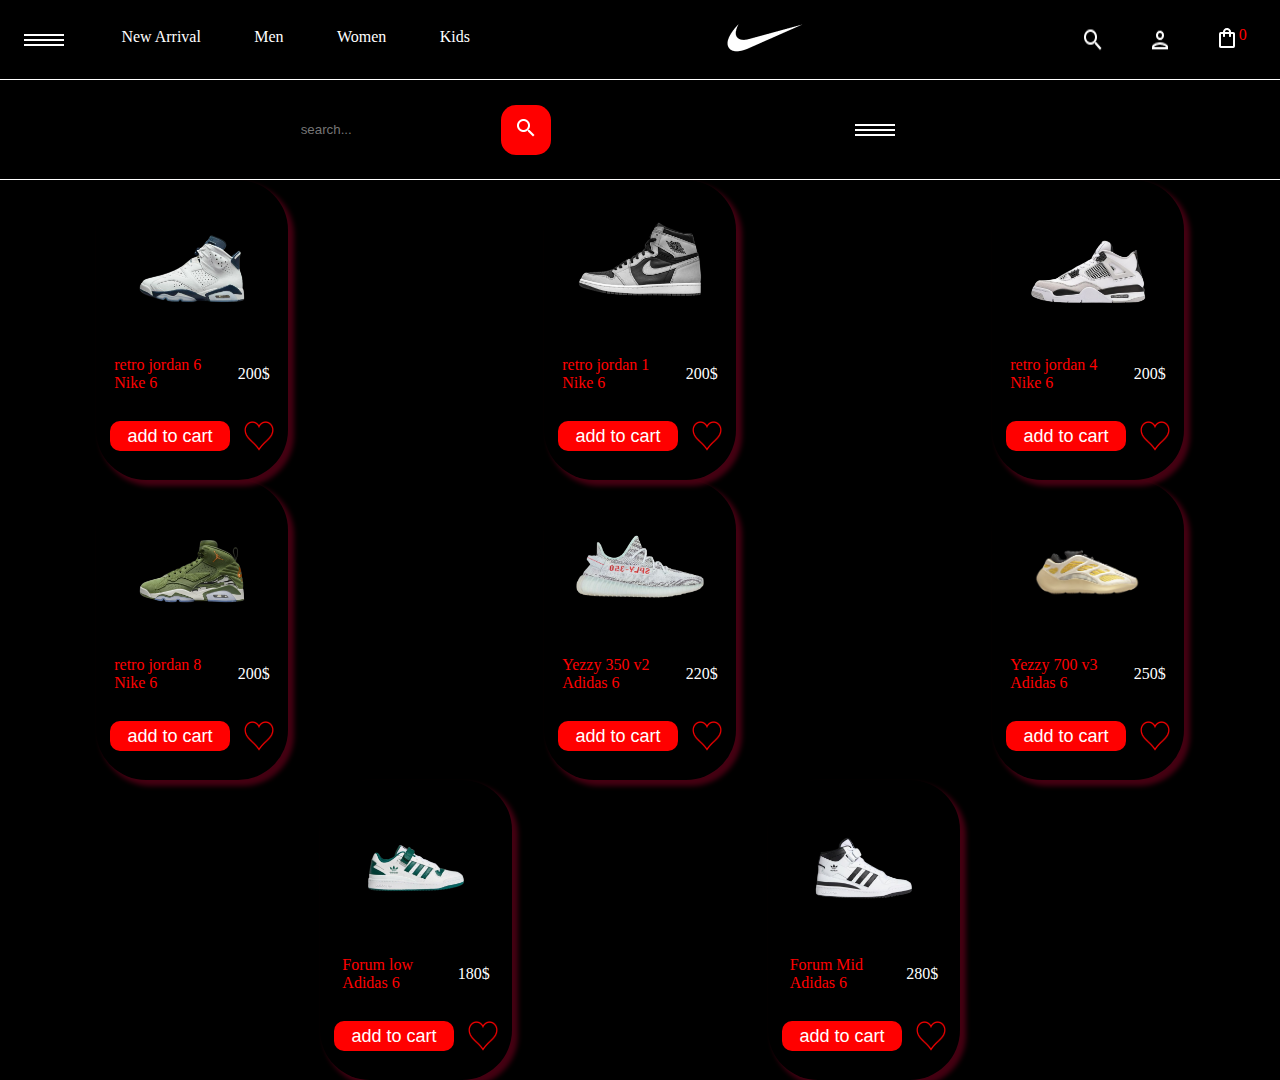
<file: catalog/index.html>
<!DOCTYPE html>
<html lang="en">
  <head>
    <meta charset="UTF-8" />
    <meta name="viewport" content="width=device-width, initial-scale=1.0" />
    <title>Document</title>
    <link rel="stylesheet" href="css/style.css" />
    <script defer src="./script/script.js"></script>
  </head>
  <body>
    <div class="head">
      <div class="tag">
        <img src="./image/Category.png" alt="" />
        <a href="">New Arrival</a>
        <a href="../my project show/index.html">Men</a>
        <a href="">Women</a>
        <a href="">Kids</a>
      </div>
      <div class="logo">
        <img src="./image/Logo.png" alt="" />
      </div>
      <div class="vectors">
        <img src="./image/Search.png" alt="" />
        <img src="./image/Account.png" alt="" />
        <a href="cart/index.html"
          ><img src="./image/Shopping bag.png" alt="" />
          <span class="cartCount">0</span>
        </a>
      </div>
    </div>
    <div class="search">
      <div class="search_inp">
        <input type="text" placeholder="search..." />
        <button><img src="./image/Search.png" alt="" /></button>
      </div>
      <div class="filter">
        <img src="./image/Category.png" alt="" />
      </div>
    </div>
    <div class="product"></div>
  </body>
</html>
</file>
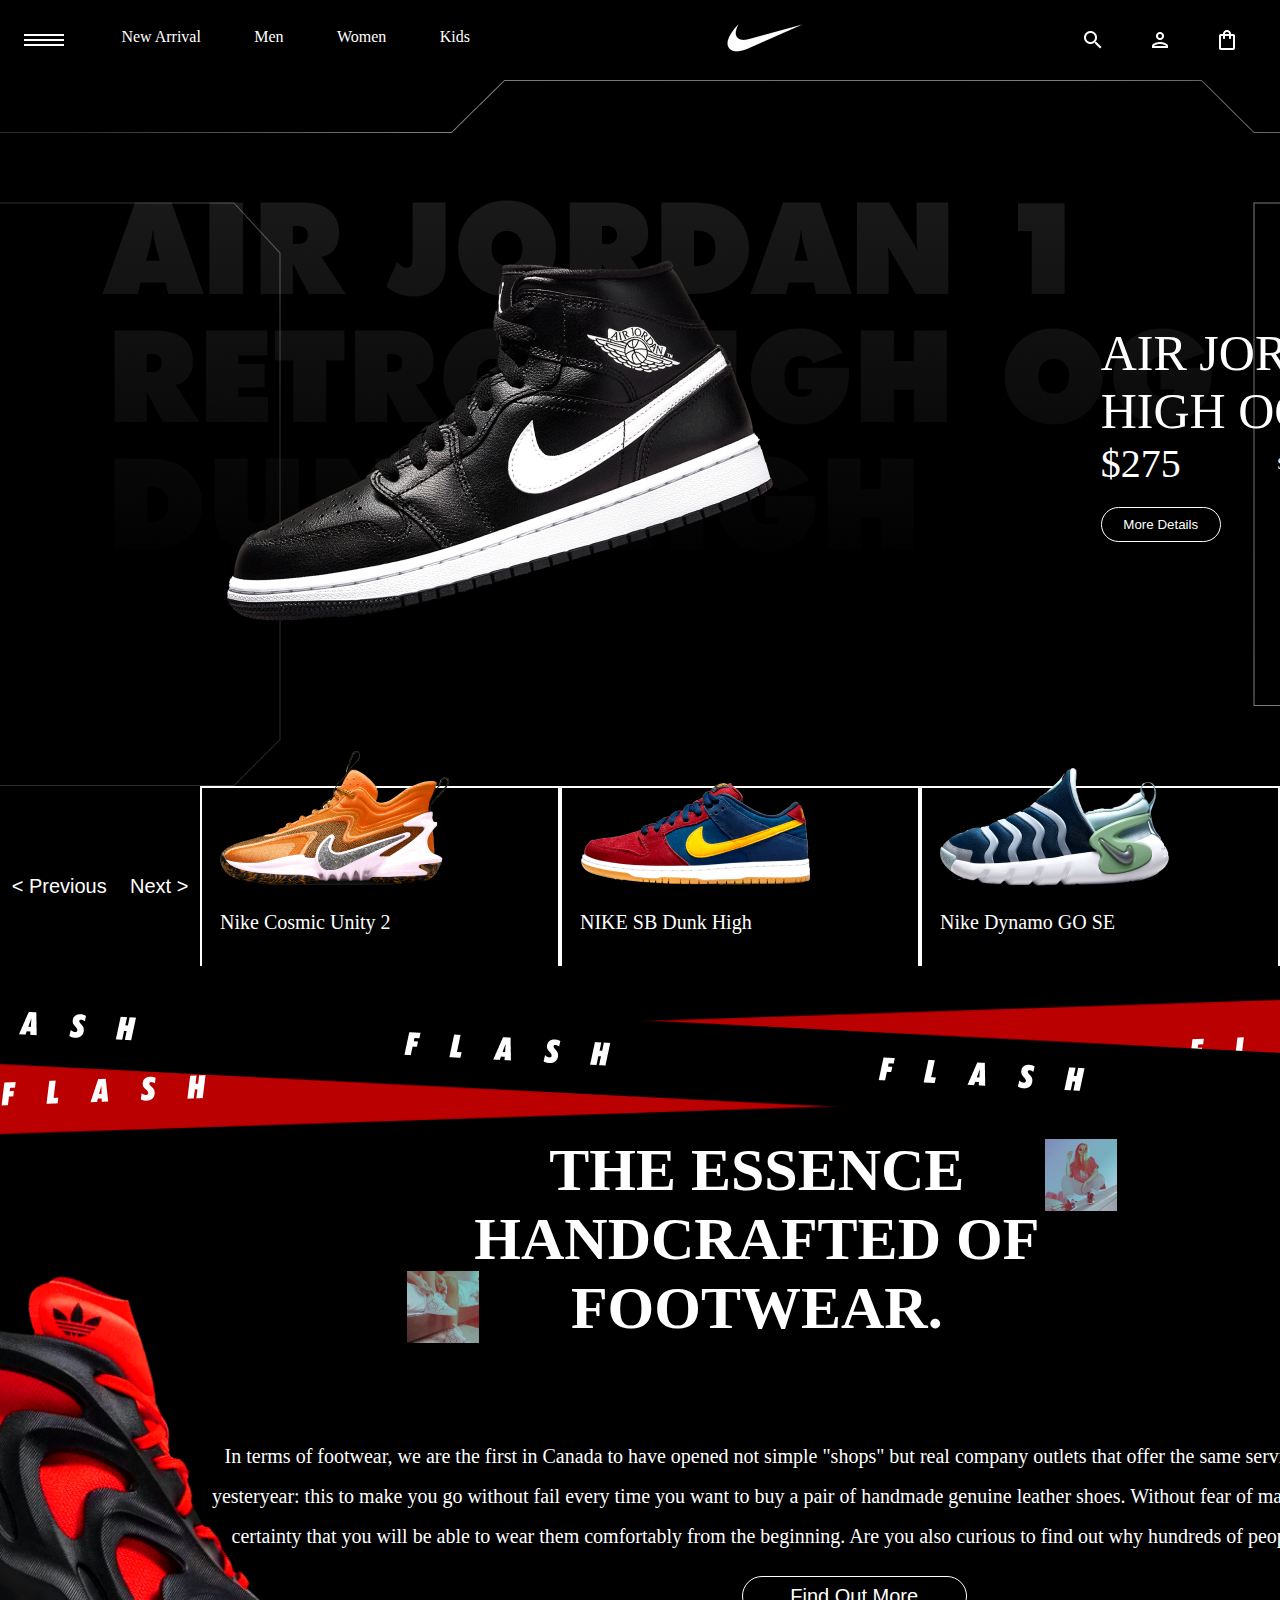
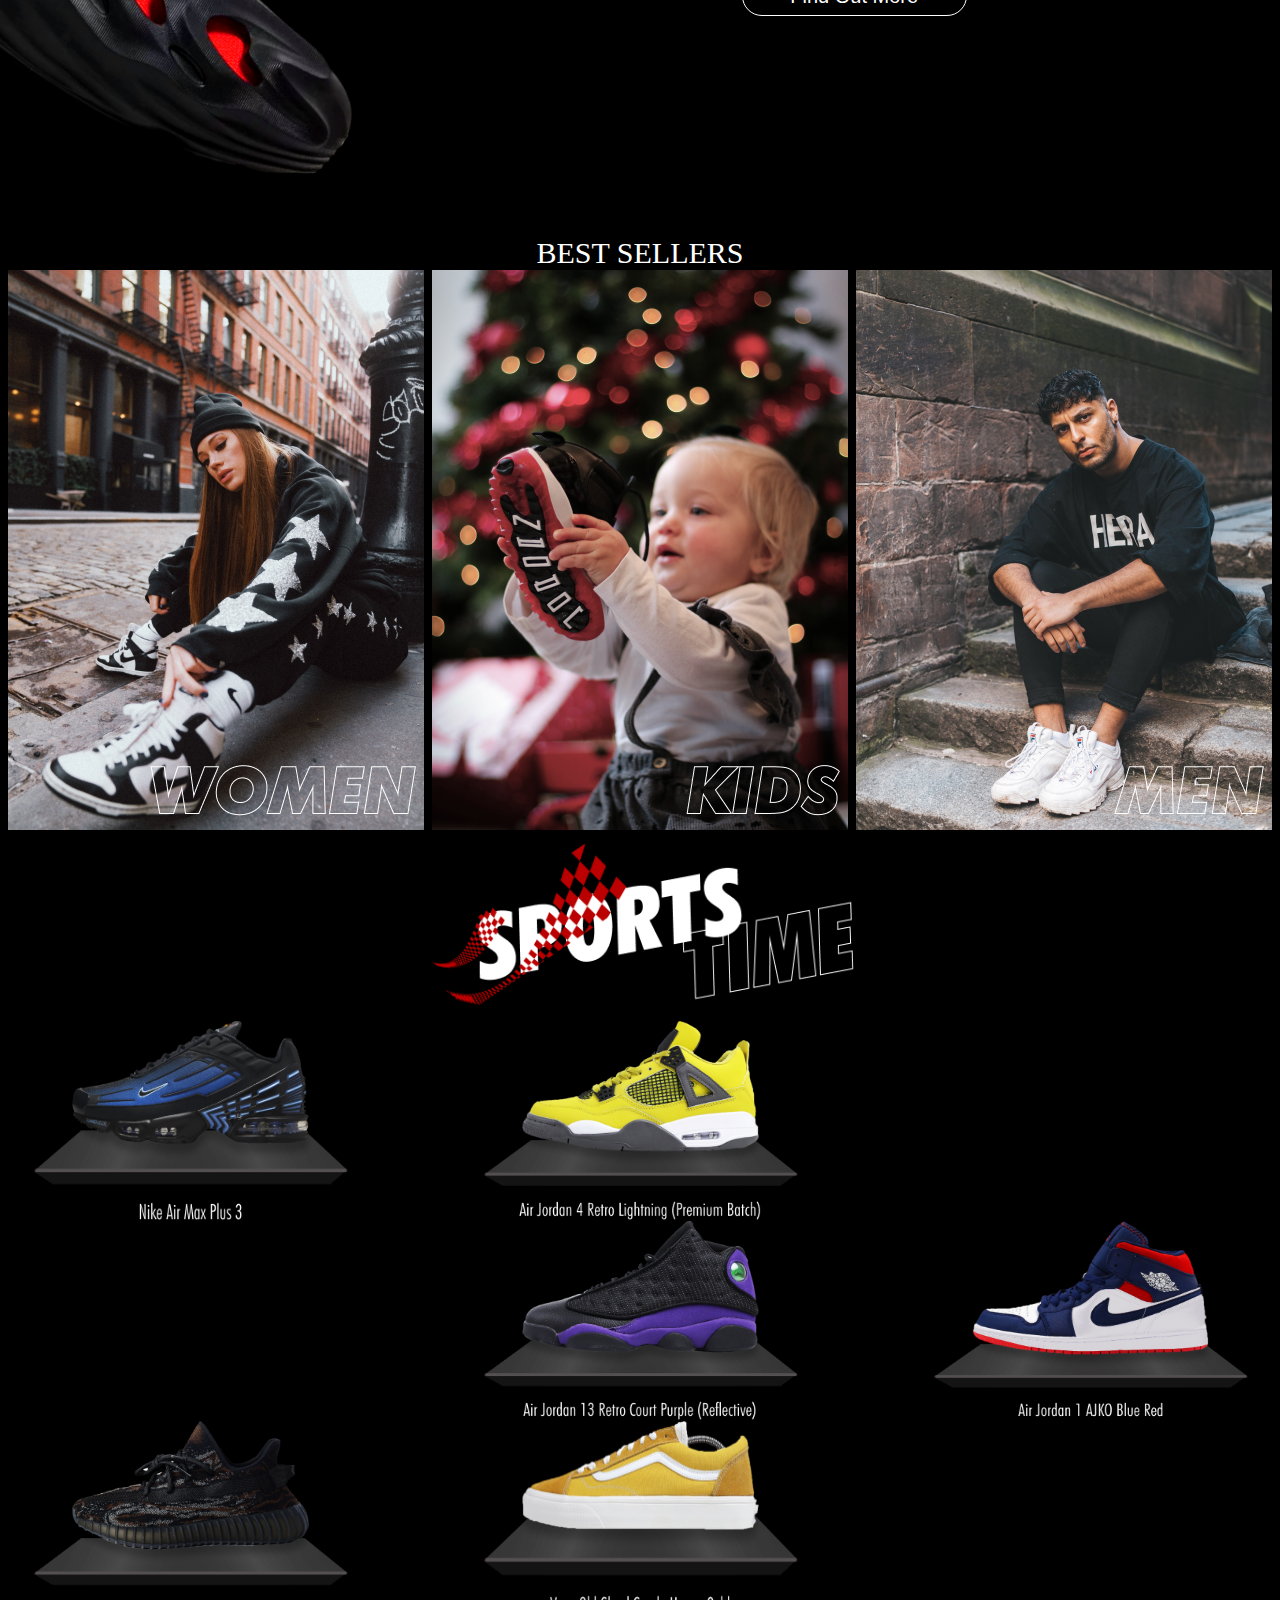
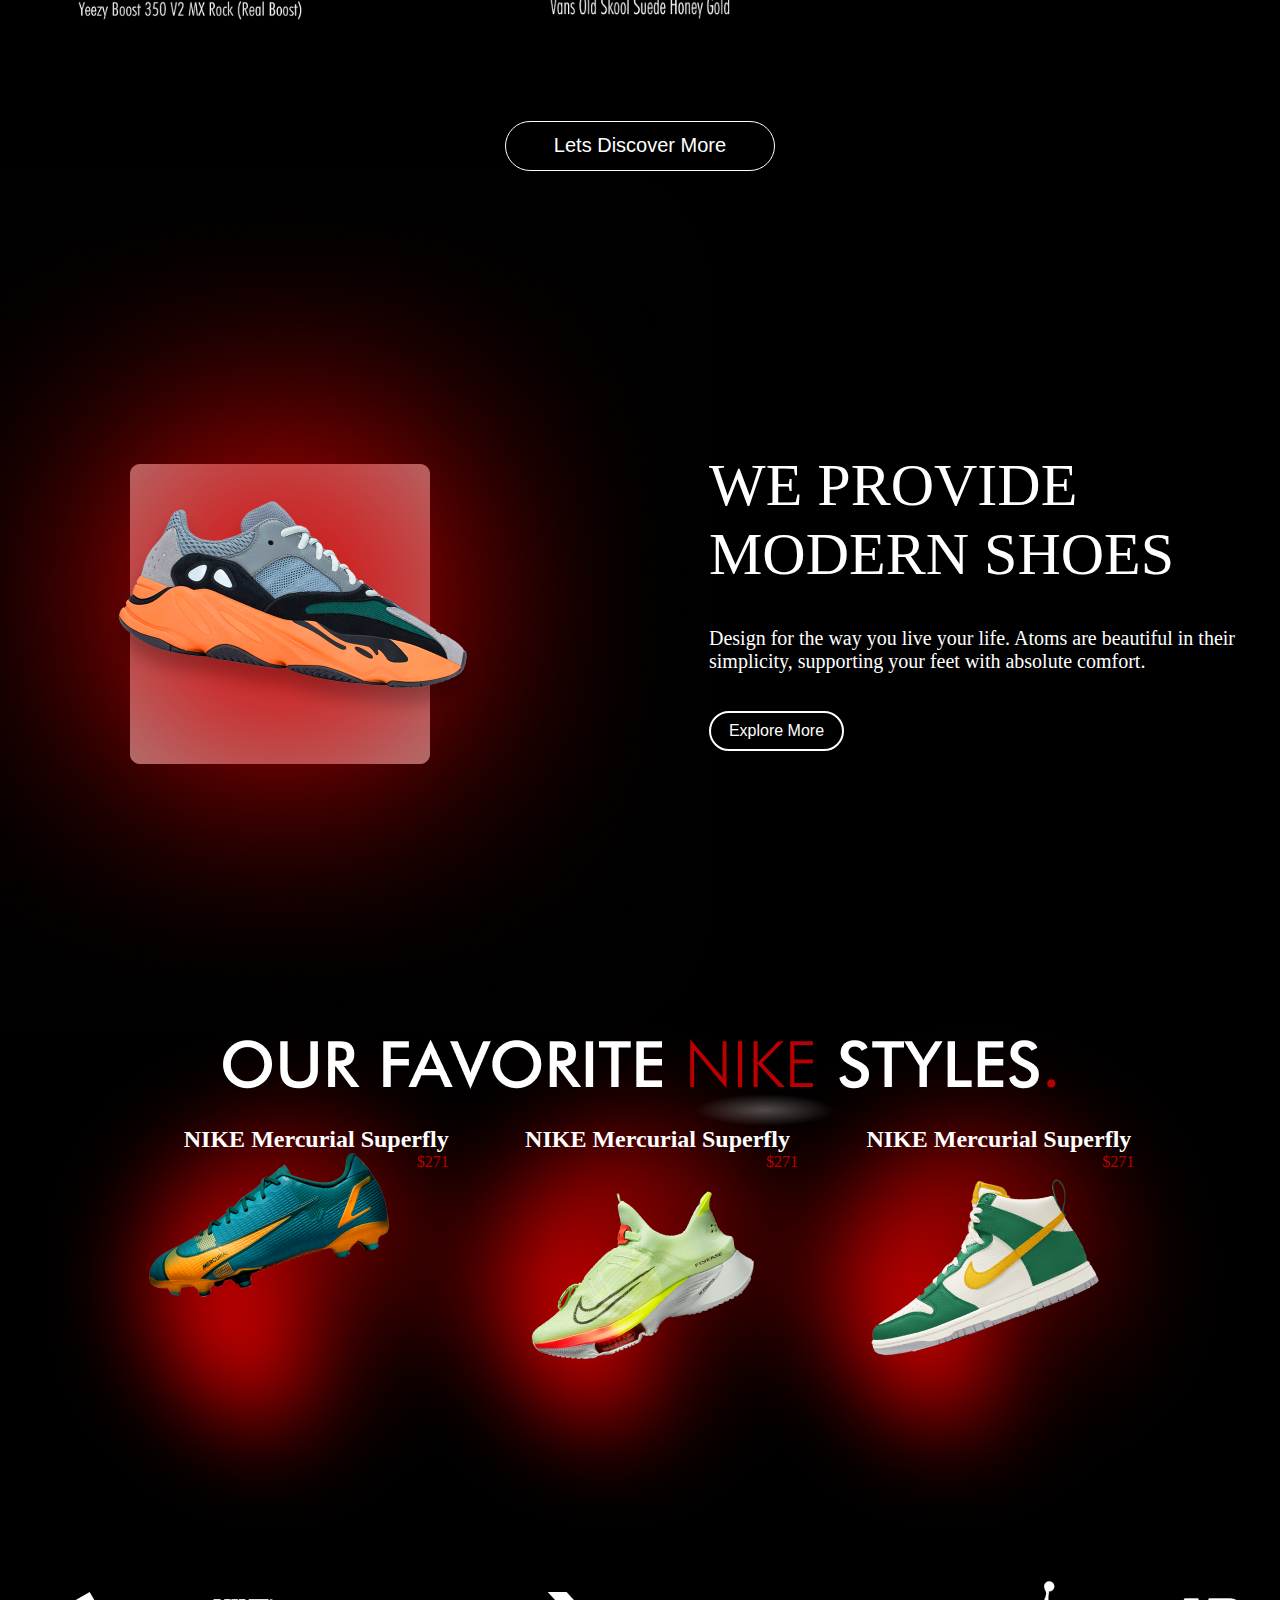
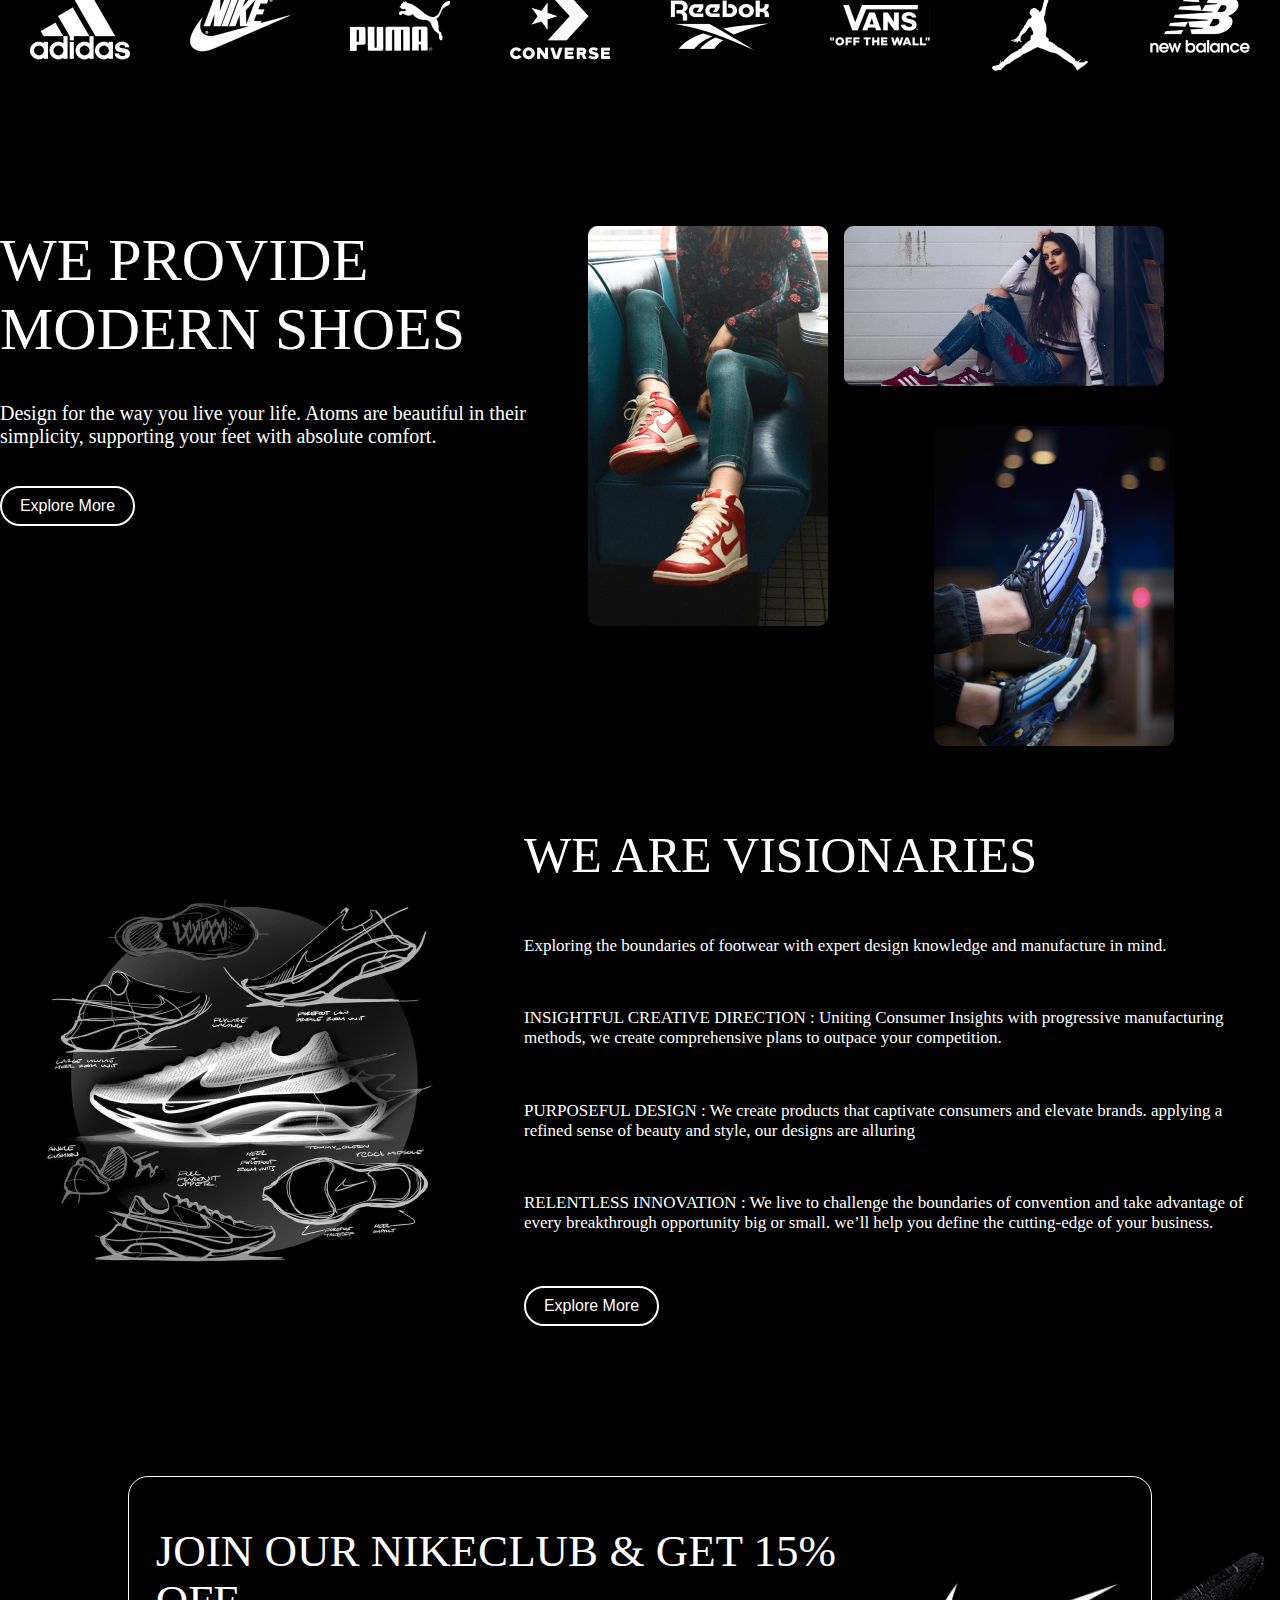
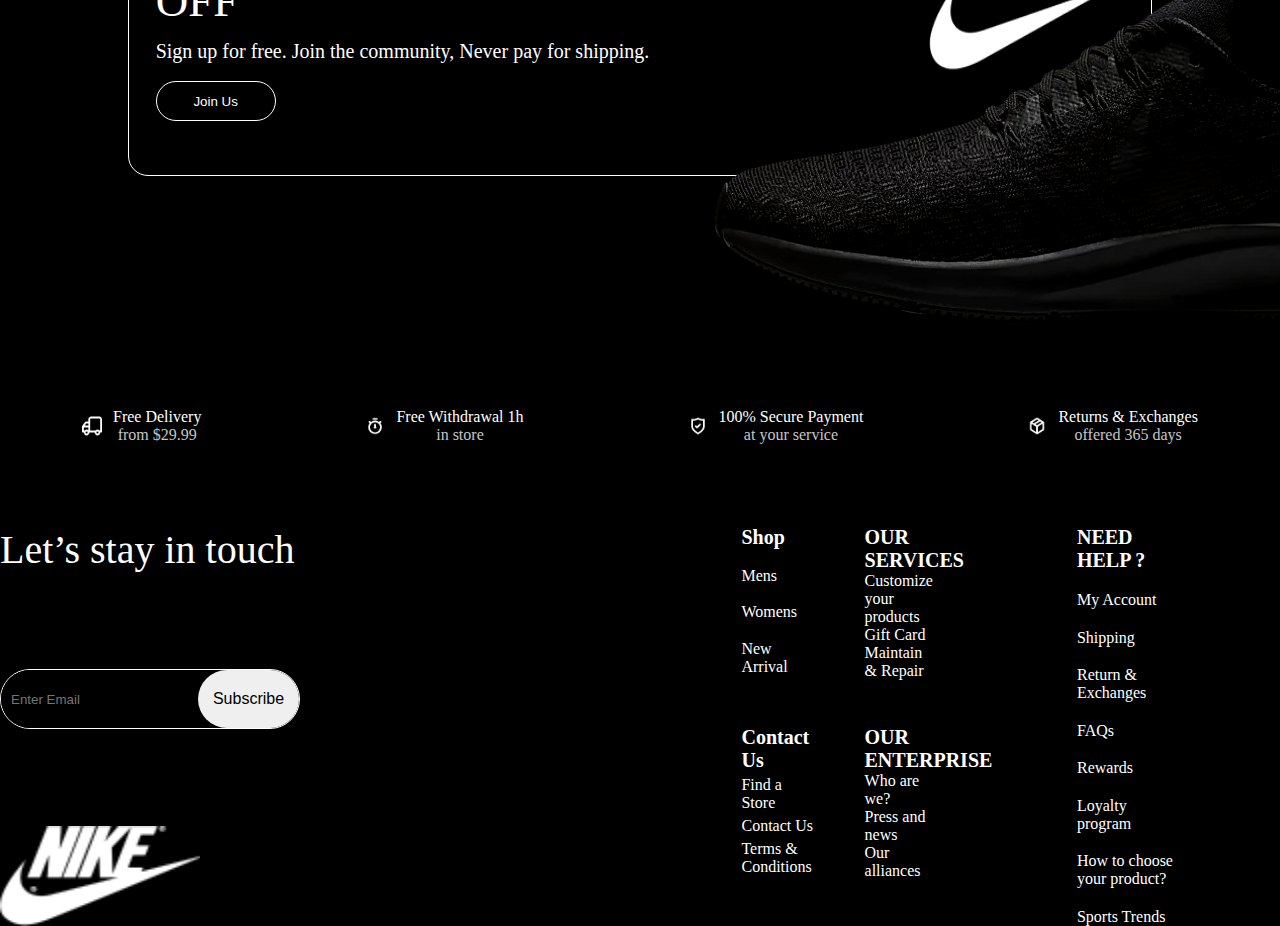
<file: my proect/index.html>
<!DOCTYPE html>
<html lang="en">
  <head>
    <meta charset="UTF-8" />
    <meta name="viewport" content="width=device-width, initial-scale=1.0" />
    <title>Document</title>
    <link rel="stylesheet" href="css/style.css" />
    <script defer src="script/script.js"></script>
  </head>
  <body>
    <div class="head">
      <div class="tag">
        <img src="./image/Category.png" alt="" />
        <a href="">New Arrival</a>
        <a href="../my project show/index.html">Men</a>
        <a href="">Women</a>
        <a href="">Kids</a>
      </div>
      <div class="logo">
        <img src="./image/Logo.png" alt="" />
      </div>
      <!-- <div></div> -->
      <div class="vectors">
        <img src="./image/Search.png" alt="" />
        <img src="./image/Account.png" alt="" />
        <img src="./image/Shopping bag.png" alt="" />
      </div>
    </div>
    <div class="show">
      <img src="./image/Vector 2.png" alt="" />
      <div class="backgroundText">
        <img src="./image/Background Text.png" alt="" />
      </div>
      <div class="productShow">
        <img src="./image/Product Image.png" alt="" />
        <div class="productText">
          <p class="txt1">AIR JORDAN 1 RETRO HIGH OG</p>
          <div class="productPrice">
            <p class="txt2">$275</p>
            <div class="productPrice1">
              <p class="txt3">Size</p>
              <p class="txt4">41</p>
              <img src="./image/Vector (8).png" alt="" />
            </div>
            <img src="./image/Shopping bag.png" alt="" />
          </div>
          <button>More Details</button>
        </div>
      </div>
    </div>
    <div class="fastShow">
      <div class="fastButton">
      <button>< Previous</button>
      <button>Next ></button>
      </div>
      <div class="fastPr">
       <div class="fastProduct_1">
        <img src="./image/Image (1).png" alt="">
        <p>Nike Cosmic Unity 2</p>
        </div>
        </div>
        <div class="fastPr">
        <div class="fastProduct_2">
        <img src="./image/Image (2).png" alt="">
        <p>NIKE SB Dunk High</p>
        </div>
        </div>
        <div class="fastPr">
        <div class="fastProduct_3">
        <img src="./image/Product 06 1.png" alt="">
        <p>Nike Dynamo GO SE</p>
        </div>
        </div>
      </div>
    </div>
    <div class="label">
       <div  class="lableImg_1">
        <div>
          <img src="./image/FLASH FLASH FLASH (1).png" alt="">
        </div>
      </div>
      <div class="lableImg_2">
        <div>
          <img src="./image/FLASH FLASH FLASH FLASH.png" alt="">
        </div>
       </div>
    </div>
    <div class="title">
      <img src="./image/ezgif 2.png" alt="">
      <div class="titleTxt">
        <img src="./image/Rectangle 1.png" alt="" class="titleImg_1">
        <img src="./image/Rectangle 2.png" alt="" class="titleImg_2">
      <p>THE ESSENCE HANDCRAFTED OF FOOTWEAR.</p>
      </div>
      <div class="titleTxt_2">
        <p>In terms of footwear, we are the first in Canada to have opened not simple "shops" but real company outlets that offer the same service as the artisan shops of yesteryear: this to make you go without fail every time you want to buy a pair of handmade genuine leather shoes. Without fear of making mistakes and with the certainty that you will be able to wear them comfortably from the beginning.
          Are you also curious to find out why hundreds of people choose us every day?
        </p>
        <button>Find Out More</button>
      </div>
      </div>
      <div class="seller">
        <p>BEST SELLERS</p>
        <div class="sellerImg">
          <div class="sellerWomen">
            <img src="./image/Women.png" alt="">
          </div>
          <div class="sellerKids">
            <img src="./image/Kids.png" alt="">
          </div>
          <div class="sellerMen">
            <img src="./image/Men.png" alt="">
          </div>
        </div>
      </div>
      <div class="sportTime">
        <img src="./image/Title.png" alt="">
        <div class="SportShow">
          <div class="sportShow_1">
            <img src="./image/1.png" alt="">
            <img src="./image/2 (1).png" alt="">
            <div></div>
          </div>
          <div class="sportShow_2">
            <div></div>
             <img src="./image/4 (1).png" alt="">
            <img src="./image//3 (1).png" alt="">
          </div>
          <div class="sportShow_3">
             <img src="./image/6.png" alt="">
            <img src="./image/5.png" alt="">
            <div></div>
          </div>
        </div>
        <button>Lets Discover More</button>
      </div>
      <div class="designShow">
        <div class="designShoes">
          <img src="./image/Group 2.png" alt="">
        </div>
        <div class="designText">
          <p class="text1">WE PROVIDE MODERN SHOES</p>
          <p class="text2">Design for the way you live your life. Atoms are beautiful in their
simplicity, supporting your feet with absolute comfort.</p>
            <button>Explore More</button>
        </div>
      </div>
      <div class="NikeStyles">
        <img src="./image/Title (1).png" alt="">
        <div class="nikesProduct">
        <div class="block">
      <h2>NIKE Mercurial Superfly</h2>
      <div class="div">
        <img src="./image/Product.png" alt="" />
        <span>$271</span>
      </div>
      <div class="klor"></div>
    </div>
    <div class="block">
      <h2>NIKE Mercurial Superfly</h2>
      <div class="div">
        <img src="./image/Product (1).png" alt="" />
        <span>$271</span>
      </div>
      <div class="klor"></div>
    </div>
    <div class="block">
      <h2>NIKE Mercurial Superfly</h2>
      <div class="div">
        <img src="./image/Product (2).png" alt="" />
        <span>$271</span>
      </div>
      <div class="klor"></div>
    </div>
      </div>
      </div>
      <div class="logos">
        <img src="./logo/Logo 01.png" alt="">
        <img src="./logo/Logo 02.png" alt="">
        <img src="./logo/Logo 03.png" alt="">
        <img src="./logo/Logo 04.png" alt="">
        <img src="./logo/Logo 05.png" alt="">
        <img src="./logo/Logo 06.png" alt="">
        <img src="./logo/Logo 08.png" alt="">
        <img src="./logo/Logo 09.png" alt="">
      </div>
      <div class="bestShoes">
        <div class="bestText">
          <p class="btxt1">WE PROVIDE MODERN SHOES</p>
          <p class="btxt2">Design for the way you live your life. Atoms are beautiful in their
simplicity, supporting your feet with absolute comfort.</p>
            <button>Explore More</button>
        </div>
        <div class="bestPhotos">
          <div class="BPhoto_1">
            <img src="./b_photo/Box.png" alt="">
          </div>
          <div class="B_div">
          <div class="BPhoto_2">
            <img src="./b_photo/Box (1).png" alt="">
          </div>
          <div class="BPhoto_3">
            <img src="./b_photo/Box (2).png" alt="">
          </div>
          </div>
        </div>
      </div>
      <div class="clear_example">
        <img src="./image/Picture.png" alt="">
        <div class="example_text">
          <p class="e_txt1">WE ARE VISIONARIES</p>
          <p class="e_txt2">Exploring the boundaries of footwear with expert design knowledge and
manufacture in mind.</p>
            <p class="e_txt3">INSIGHTFUL CREATIVE DIRECTION : Uniting Consumer Insights with progressive
manufacturing methods, we create comprehensive plans to outpace your competition.
</p>
<p class="e_txt4">PURPOSEFUL DESIGN : We create products that captivate consumers and elevate brands. applying a refined sense of beauty and style, our designs are alluring</p>
<p class="e_txt5">RELENTLESS INNOVATION : We live to challenge the boundaries of convention and take advantage of every breakthrough opportunity big or small. we’ll help you define the cutting-edge of your business.</p>
            <button>Explore More</button>
        </div>
      </div>
      <div class="join">
        <img src="./image/ezgif 1.png" alt="" class="Join_img">
        <div class="nikeClub">
          <div class="club_textes">
          <p class="c_txt1">JOIN OUR NIKECLUB & GET 15% OFF</p>
          <p class="c_txt2">Sign up for free. Join the community, Never pay for shipping.</p>
          <button>Join Us</button>
        </div>
        <img src="./image/Logo (1).png" alt="" class="Logo_img">
        </div>
      </div>
      <div class="ffsr">
        <div class="delivery">
          <img src="./vector/Vector.png" alt="">
          <div class="d_txt">
            <span>Free Delivery</span>
            <p>from $29.99</p>
          </div>
        </div>
        <div class="Withdrawal">
          <img src="./vector/clock.png" alt="">
          <div class="d_txt">
            <span>Free Withdrawal 1h</span>
            <p>in store</p>
          </div>
        </div>
        <div class="secury">
          <img src="./vector/Outline.png" alt="">
          <div class="d_txt">
            <span>100% Secure Payment</span>
            <p>at your service</p>
          </div>
        </div>
        <div class="returns">
          <img src="./vector/cube.png" alt="">
          <div class="d_txt">
            <span>Returns & Exchanges</span>
            <p>offered 365 days</p>
          </div>
        </div>
      </div>
      <div class="footer">
        <div class="stayTouch">
          <p>Let’s stay in touch</p>
          <div class="stay_inp_but">
          <input type="text" placeholder="Enter Email">
          <button>Subscribe</button>
          </div>
          <img src="./logo/Logo 02.png" alt="">
        </div>
          <div class="Services">
            <div class="block">
            <div class="services_block">
            <div class="shop">
              <span>Shop</span>
              <p>Mens</p>
              <p>Womens</p>
              <p>New Arrival</p>
              </div>
              <div class="our_Services">
              <span>OUR SERVICES</span>
              <p>Customize your products</p>
              <p>Gift Card</p>
              <p>Maintain & Repair</p>
            </div>
            </div>
            <div class="services_block2">
              <div class="Contact">
              <span>Contact Us</span>
              <p>Find a Store</p>
              <p>Contact Us</p>
              <p>Terms & Conditions</p>
            </div>
            <div class="Enterprise">
              <span>OUR ENTERPRISE</span>
              <p>Who are we?</p>
              <p>Press and news</p>
              <p>Our alliances</p>
            </div>
          </div>
          </div>
          <div class="block2">
          <div class="services_block3">
          <div class="help">
            <span>NEED HELP ?</span>
            <p>My Account</p>
            <p>Shipping</p>
            <p>Return & Exchanges</p>
            <p>FAQs</p>
            <p>Rewards</p>
            <p>Loyalty program</p>
            <p>How to choose your product?</p>
            <p>Sports Trends</p>
          </div>
          </div>
          </div>
      </div>
      </div>
  </body>
</html>
</file>
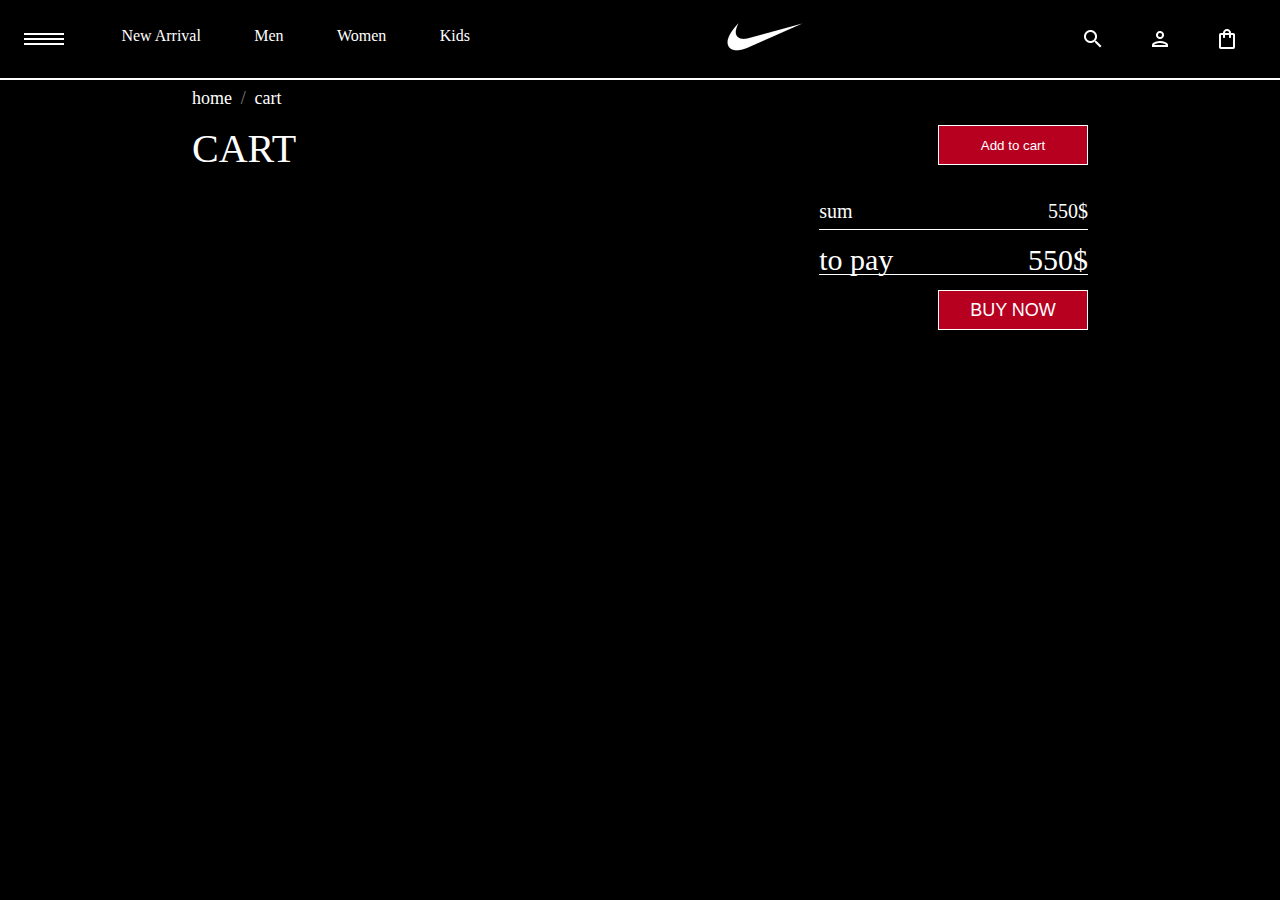
<file: catalog/cart/index.html>
<!DOCTYPE html>
<html lang="en">
  <head>
    <meta charset="UTF-8" />
    <meta name="viewport" content="width=device-width, initial-scale=1.0" />
    <title>Document</title>
    <link rel="stylesheet" href="./css/style.css" />
    <script defer src="./cart.sc/cart.js"></script>
  </head>
  <body>
    <div class="head">
      <div class="tag">
        <img src="./image/Category.png" alt="" />
        <a href="">New Arrival</a>
        <a href="">Men</a>
        <a href="">Women</a>
        <a href="">Kids</a>
      </div>
      <div class="logo">
        <img src="./image/Logo.png" alt="" />
      </div>
      <div class="vectors">
        <img src="./image/Search.png" alt="" />
        <img src="./image/Account.png" alt="" />
        <img src="./image/Shopping bag.png" alt="" />
      </div>
    </div>
    <div class="cart">
      <div class="cart_text">
        <div class="cart_txt1">
          <a href="#">home</a>
          <p>/</p>
          <a href="#">cart</a>
        </div>
        <div class="cart_txt2">
          <p>CART</p>
          <button>Add to cart</button>
        </div>
      </div>
    </div>
    <div class="cart_block">
      <!-- <div class="block">
        <div class="block1">
          <div class="block_img">
            <img src="./image/Image (1).png" alt="" />
            <p>Nike Air Max</p>
          </div>
          <div class="block_price">
            <p>120$</p>
            <div class="block_btn">
              <button class="minus">-</button>
              <input type="text" placeholder="0" />
              <button class="pluse">+</button>
            </div>
          </div>
          <div class="block_end">
            <p>120$</p>
            <div class="block_btn">
              <button>x</button>
            </div>
          </div>
        </div>
        <div class="block1">
          <div class="block_img">
            <img src="./image/Image (2).png" alt="" />
            <p>Nike Air jordan</p>
          </div>
          <div class="block_price">
            <p>170$</p>
            <div class="block_btn">
              <button class="minus">-</button>
              <input type="text" placeholder="0" />
              <button class="pluse">+</button>
            </div>
          </div>
          <div class="block_end">
            <p>170$</p>
            <div class="block_btn">
              <button>x</button>
            </div>
          </div>
        </div>
        <div class="block1">
          <div class="block_img">
            <img src="./image/Product 06 1.png" alt="" />
            <p>Nike Air Max</p>
          </div>
          <div class="block_price">
            <p>130$</p>
            <div class="block_btn">
              <button class="minus">-</button>
              <input type="text" placeholder="0" />
              <button class="pluse">+</button>
            </div>
          </div>
          <div class="block_end">
            <p>130$</p>
            <div class="block_btn">
              <button>x</button>
            </div>
          </div>
        </div>
        <div class="block1">
          <div class="block_img">
            <img src="./image/Product 06 1.png" alt="" />
            <p>Nike Air Max</p>
          </div>
          <div class="block_price">
            <p>130$</p>
            <div class="block_btn">
              <button class="minus">-</button>
              <input type="text" placeholder="0" />
              <button class="pluse">+</button>
            </div>
          </div>
          <div class="block_end">
            <p>130$</p>
            <div class="block_btn">
              <button>x</button>
            </div>
          </div>
        </div>
      </div> -->
    </div>
    <div class="end">
      <div class="end_block">
        <div class="end_e">
          <div class="end_txt">
            <p>sum</p>
            <p>550$</p>
          </div>
          <div class="end_txt2">
            <p>to pay</p>
            <p>550$</p>
          </div>
          <button>BUY NOW</button>
        </div>
      </div>
    </div>
  </body>
</html>
</file>
<file: catalog/css/style.css>
* {
  margin: 0;
  padding: 0;
  box-sizing: border-box;
}

body {
  background-color: black;
}

.head {
  width: 100%;
  height: 80px;
  border-bottom: 1px solid white;
  display: flex;
  align-items: center;
  justify-content: space-between;
  padding: 20px;
}
.head .cartCount {
  position: absolute;
  color: red;
  text-decoration: none;
  font-size: 16px;
}
.head .tag {
  width: 50vh;
  display: flex;
  justify-content: space-between;
}
.head .tag a {
  text-decoration: none;
  color: white;
}
.head .vectors {
  width: 200px;
  display: flex;
  justify-content: space-around;
}

.search {
  width: 100%;
  height: 100px;
  display: flex;
  align-items: center;
  justify-content: space-evenly;
  border-bottom: 1px solid white;
}
.search .search_inp {
  width: 250px;
  height: 80px;
  display: flex;
  align-items: center;
}
.search .search_inp input {
  width: 200px;
  height: 50px;
  border: none;
  background-color: rgb(0, 0, 0);
  color: white;
  border-radius: 15px;
}
.search .search_inp button {
  width: 50px;
  height: 50px;
  border: none;
  background-color: red;
  border-radius: 15px;
}
.search .filter {
  width: 10%;
  height: 80px;
  display: flex;
  align-items: center;
}

.product {
  width: 100%;
  display: flex;
  align-items: center;
  justify-content: center;
  gap: 20%;
  flex-wrap: wrap;
}
.product .first_product {
  width: 15vw;
  height: 300px;
  display: flex;
  flex-direction: column;
  align-items: center;
  box-shadow: 5px 5px 5px 1px rgba(202, 0, 53, 0.34);
  border-radius: 50px;
}
.product .first_product .product_button {
  width: 100%;
  display: flex;
  height: 100px;
  align-items: center;
  justify-content: space-evenly;
}
.product .first_product .product_button img {
  width: 30px;
  height: 30px;
}
.product .first_product .product_button button {
  width: 120px;
  height: 30px;
  color: white;
  border: none;
  background-color: black;
  font-size: 18px;
  border: none;
  border-radius: 10px;
  background-color: red;
  transition: 1s;
}
.product .first_product .product_button button:hover {
  border-bottom: 2px solid white;
  border-top: 2px solid white;
  border-left: none;
  border-right: none;
  background-color: black;
  transition: 1s;
  border-color: red;
}
.product .first_product .product_text {
  width: 100%;
  display: flex;
  justify-content: space-around;
}
.product .first_product .product_text .txt1 p {
  color: red;
}
.product .first_product .product_text .txt2 {
  display: flex;
  align-items: center;
}
.product .first_product .product_text .txt2 p {
  color: white;
}
.product .first_product .product_img {
  width: 10vw;
  height: 200px;
  display: flex;
  align-items: center;
}
.product .first_product .product_img img {
  width: 100%;
}

.product_2 {
  width: 100%;
  height: 450px;
  display: flex;
  align-items: center;
  justify-content: space-around;
}
.product_2 .second_product {
  width: 15vw;
  height: 300px;
  display: flex;
  flex-direction: column;
  align-items: center;
  box-shadow: 5px 5px 5px 1px rgba(202, 0, 53, 0.34);
  border-radius: 50px;
}
.product_2 .second_product .product_button {
  width: 100%;
  display: flex;
  height: 100px;
  align-items: center;
  justify-content: space-around;
}
.product_2 .second_product .product_button img {
  width: 30px;
  height: 30px;
}
.product_2 .second_product .product_button button {
  width: 100px;
  height: 30px;
  color: white;
  border: none;
  background-color: black;
  font-size: 18px;
}
.product_2 .second_product .product_text {
  width: 100%;
  display: flex;
  justify-content: space-around;
}
.product_2 .second_product .product_text .txt1 p {
  color: red;
}
.product_2 .second_product .product_text .txt2 {
  display: flex;
  align-items: center;
}
.product_2 .second_product .product_text .txt2 p {
  color: white;
}
.product_2 .second_product .product_img {
  width: 10vw;
  height: 200px;
  display: flex;
  align-items: center;
}
.product_2 .second_product .product_img img {
  width: 100%;
}/*# sourceMappingURL=style.css.map */
</file>
<file: my proect/css/style.css>
* {
  margin: 0;
  padding: 0;
  box-sizing: border-box;
}

body {
  background-color: black;
}
body::-webkit-scrollbar {
  width: 10px;
}
body::-webkit-scrollbar-track {
  -webkit-box-shadow: 5px 5px 5px -5px rgba(93, 0, 0, 0.2) inset;
  background-color: #000000;
  border-radius: 10px;
}
body::-webkit-scrollbar-thumb {
  border-radius: 10px;
  background: linear-gradient(180deg, #b7001f, #2f0000);
}

.head {
  width: 100%;
  height: 80px;
  display: flex;
  align-items: center;
  justify-content: space-between;
  padding: 20px;
}
.head .tag {
  width: 50vh;
  display: flex;
  justify-content: space-between;
}
.head .tag a {
  text-decoration: none;
  color: white;
}
.head .vectors {
  width: 200px;
  display: flex;
  justify-content: space-around;
}

.show {
  width: 100%;
  position: relative;
  display: flex;
  align-items: center;
}
.show .backgroundText {
  position: absolute;
  top: 17%;
  left: 8%;
}
.show .productShow {
  width: 200vh;
  display: flex;
  align-items: center;
  position: absolute;
  justify-content: space-around;
}
.show .productShow .productText {
  width: 60vh;
}
.show .productShow .productText button {
  margin-top: 20px;
  border-radius: 20px;
  width: 120px;
  height: 35px;
  background-color: black;
  color: white;
  border: 1px solid white;
}
.show .productShow .productText .txt1 {
  color: white;
  font-size: 50px;
}
.show .productShow .productText .productPrice {
  width: 48vh;
  display: flex;
  align-items: center;
  justify-content: space-between;
}
.show .productShow .productText .productPrice .productPrice1 {
  width: 15vh;
  display: flex;
  align-items: center;
  justify-content: space-between;
}
.show .productShow .productText .productPrice .txt2 {
  color: white;
  font-size: 40px;
}
.show .productShow .productText .productPrice .txt3 {
  color: white;
  font-size: 16px;
}
.show .productShow .productText .productPrice .txt4 {
  color: white;
  font-size: 40px;
}

.fastShow {
  width: 100%;
  height: 200px;
  display: flex;
  align-items: center;
  justify-content: space-between;
}
.fastShow .fastPr {
  width: 40vh;
  height: 100%;
  position: relative;
}
.fastShow .fastPr .fastProduct_1 {
  width: 40vh;
  height: 90%;
  border: 2px solid white;
  border-bottom: none;
}
.fastShow .fastPr .fastProduct_1 img {
  position: absolute;
  bottom: 100px;
  left: 20px;
}
.fastShow .fastPr .fastProduct_1 p {
  color: white;
  font-size: 20px;
  position: absolute;
  bottom: 52px;
  left: 20px;
}
.fastShow .fastProduct_2 {
  width: 40vh;
  height: 90%;
  border: 2px solid white;
  border-bottom: none;
}
.fastShow .fastProduct_2 img {
  position: absolute;
  bottom: 100px;
  left: 20px;
}
.fastShow .fastProduct_2 p {
  color: white;
  font-size: 20px;
  position: absolute;
  bottom: 52px;
  left: 20px;
}
.fastShow .fastProduct_3 {
  width: 40vh;
  height: 90%;
  border: 2px solid white;
  border-bottom: none;
}
.fastShow .fastProduct_3 img {
  position: absolute;
  bottom: 100px;
  left: 20px;
}
.fastShow .fastProduct_3 p {
  color: white;
  font-size: 20px;
  position: absolute;
  bottom: 52px;
  left: 20px;
}
.fastShow .fastButton {
  display: flex;
  width: 30vh;
  justify-content: space-around;
}
.fastShow .fastButton button {
  border: none;
  background-color: black;
  color: white;
  font-size: 20px;
}

.label {
  width: 100%;
  height: 150px;
  position: relative;
}
.label .lableImg_1 {
  height: 100%;
  width: 100%;
  background-image: url(../image/Rectangle\ 6.png);
  background-repeat: no-repeat;
  background-size: cover;
  position: absolute;
  top: 0;
  left: 0;
}
.label .lableImg_1 div {
  position: absolute;
  width: 100%;
  height: 100%;
}
.label .lableImg_1 div img {
  position: relative;
  top: 30%;
  z-index: 1;
}
.label .lableImg_2 {
  height: 100%;
  width: 100%;
  background-image: url(../image/Rectangle\ 5.png);
  background-repeat: no-repeat;
  background-size: cover;
  position: absolute;
  top: 0;
  left: 0;
  bottom: 0;
  z-index: 2;
}
.label .lableImg_2 div {
  position: absolute;
  width: 100%;
  height: 100%;
}
.label .lableImg_2 div img {
  top: 20px;
  position: relative;
  z-index: 5;
}

.title {
  width: 100%;
  height: 700px;
  position: relative;
  display: flex;
}
.title .titleTxt {
  width: 80vh;
  position: absolute;
  left: 31%;
}
.title .titleTxt p {
  color: white;
  text-align: center;
  font-size: 60px;
  font-weight: bold;
}
.title .titleTxt .titleImg_1 {
  position: absolute;
  right: 0;
  top: 3px;
}
.title .titleTxt .titleImg_2 {
  position: absolute;
  left: 10px;
  bottom: 0;
}
.title .titleTxt_2 {
  position: absolute;
  top: 300px;
  left: 14%;
  display: flex;
  flex-direction: column;
  align-items: center;
}
.title .titleTxt_2 p {
  width: 150vh;
  line-height: 40px;
  font-size: 20px;
  color: white;
  text-align: center;
}
.title .titleTxt_2 button {
  width: 25vh;
  height: 40px;
  font-size: 20px;
  background-color: transparent;
  color: white;
  border: 1px solid white;
  border-radius: 25px;
  margin-top: 20px;
}

.seller {
  width: 100%;
  display: flex;
  flex-direction: column;
}
.seller p {
  color: white;
  font-size: 30px;
  text-align: center;
}
.seller p:hover {
  color: red;
  transition: 2s;
}
.seller .sellerImg {
  width: 100%;
  display: flex;
  justify-content: space-evenly;
}

.sportTime {
  width: 100%;
  display: flex;
  flex-direction: column;
  align-items: center;
}
.sportTime img {
  width: 50vh;
  text-align: center;
}
.sportTime .SportShow {
  width: 150vh;
  height: 700px;
  display: flex;
  flex-direction: column;
}
.sportTime .SportShow .sportShow_1 {
  width: 100%;
  height: 200px;
  display: flex;
  justify-content: space-around;
}
.sportTime .SportShow .sportShow_1 div {
  width: 35vh;
}
.sportTime .SportShow .sportShow_1 img {
  width: 35vh;
}
.sportTime .SportShow .sportShow_2 {
  width: 100%;
  height: 200px;
  display: flex;
  justify-content: space-around;
}
.sportTime .SportShow .sportShow_2 div {
  width: 35vh;
}
.sportTime .SportShow .sportShow_2 img {
  width: 35vh;
}
.sportTime .SportShow .sportShow_3 {
  width: 100%;
  height: 200px;
  display: flex;
  justify-content: space-around;
}
.sportTime .SportShow .sportShow_3 div {
  width: 35vh;
}
.sportTime .SportShow .sportShow_3 img {
  width: 35vh;
}
.sportTime button {
  border: 1px solid white;
  width: 30vh;
  height: 50px;
  font-size: 20px;
  background-color: black;
  color: white;
  border-radius: 25px;
}

.designShow {
  width: 100%;
  display: flex;
  align-items: center;
  justify-content: space-evenly;
}
.designShow .designText {
  width: 70vh;
  height: 300px;
  display: flex;
  flex-direction: column;
  justify-content: space-between;
}
.designShow .designText .text1 {
  color: white;
  font-size: 60px;
}
.designShow .designText .text2 {
  color: white;
  font-size: 20px;
}
.designShow button {
  width: 15vh;
  height: 40px;
  border-radius: 25px;
  background-color: black;
  color: white;
  border: 2px solid white;
  font-size: 16px;
}

.NikeStyles {
  width: 100%;
  display: flex;
  align-items: center;
  flex-direction: column;
}
.NikeStyles .nikesProduct {
  width: 80%;
  display: flex;
  justify-content: space-around;
}
.NikeStyles .nikesProduct .block {
  position: relative;
  width: 300px;
  height: 300px;
  display: flex;
  flex-direction: column;
  text-align: end;
}
.NikeStyles .nikesProduct .block .div {
  display: flex;
  justify-content: space-between;
}
.NikeStyles .nikesProduct .block span {
  color: #ba0000;
}
.NikeStyles .nikesProduct .block h2 {
  color: white;
}
.NikeStyles .nikesProduct .block .klor {
  position: absolute;
  top: 0;
  left: 0;
  width: 100%;
  height: 100%;
  border-radius: 50%;
  background: conic-gradient(from 180deg at 50% 50%, #f00 0deg, rgba(255, 0, 0, 0) 360deg);
  background-blend-mode: luminosity;
  filter: blur(50px);
  z-index: -1;
}

.logos {
  width: 100%;
  height: 400px;
  display: flex;
  align-items: center;
  justify-content: space-around;
}

.bestShoes {
  width: 100%;
  height: 600px;
  display: flex;
  justify-content: space-around;
}
.bestShoes .bestText {
  width: 70vh;
  height: 300px;
  display: flex;
  flex-direction: column;
  justify-content: space-between;
}
.bestShoes .bestText .btxt1 {
  color: white;
  font-size: 60px;
}
.bestShoes .bestText .btxt2 {
  color: white;
  font-size: 20px;
}
.bestShoes button {
  width: 15vh;
  height: 40px;
  border-radius: 25px;
  background-color: black;
  color: white;
  border: 2px solid white;
  font-size: 16px;
}
.bestShoes .bestPhotos {
  width: 100vh;
  height: 500px;
  display: flex;
  justify-content: space-evenly;
}
.bestShoes .bestPhotos .BPhoto_1 {
  width: 30vh;
  height: 400px;
  display: flex;
  align-items: center;
}
.bestShoes .bestPhotos .B_div {
  width: 300px;
  height: 450px;
  display: flex;
  flex-direction: column;
  align-items: center;
  justify-content: space-between;
}
.bestShoes .bestPhotos .B_div .BPhoto_3 {
  width: 30vh;
  height: 250px;
}
.bestShoes .bestPhotos .BPhoto_2 {
  width: 50vh;
  height: 150px;
}

.clear_example {
  width: 100%;
  display: flex;
  justify-content: space-around;
  align-items: center;
}
.clear_example .example_text {
  width: 80vh;
  height: 500px;
  display: flex;
  flex-direction: column;
  justify-content: space-between;
}
.clear_example .example_text .e_txt1 {
  color: white;
  font-size: 50px;
}
.clear_example .example_text .e_txt2 {
  color: white;
  font-size: 17px;
}
.clear_example .example_text .e_txt3 {
  color: white;
  font-size: 17px;
}
.clear_example .example_text .e_txt4 {
  color: white;
  font-size: 17px;
}
.clear_example .example_text .e_txt5 {
  color: white;
  font-size: 17px;
}
.clear_example button {
  width: 15vh;
  height: 40px;
  border-radius: 25px;
  background-color: black;
  color: white;
  border: 2px solid white;
  font-size: 16px;
}

.join {
  width: 100%;
  height: 600px;
  display: flex;
  align-items: center;
  justify-content: center;
  position: relative;
}
.join .Join_img {
  position: absolute;
  right: 0;
  bottom: 0;
}
.join .nikeClub {
  width: 80%;
  height: 300px;
  border: 1px solid white;
  border-radius: 20px;
  display: flex;
  justify-content: space-around;
  align-items: center;
}
.join .nikeClub .Logo_img {
  width: 200px;
  height: 100px;
}
.join .nikeClub .club_textes {
  width: 70%;
  line-height: 50px;
}
.join .nikeClub .club_textes .c_txt1 {
  color: white;
  font-size: 45px;
}
.join .nikeClub .club_textes .c_txt2 {
  color: white;
  font-size: 20px;
}
.join .nikeClub .club_textes button {
  width: 120px;
  height: 40px;
  color: white;
  background-color: black;
  border-radius: 20px;
  border: 1px solid white;
}

.ffsr {
  width: 100%;
  height: 200px;
  display: flex;
  justify-content: space-around;
  align-items: center;
}
.ffsr .delivery {
  display: flex;
  align-items: center;
  gap: 11px;
}
.ffsr .delivery img {
  width: 20px;
  height: 20px;
}
.ffsr .delivery .d_txt {
  display: flex;
  flex-direction: column;
  align-items: center;
}
.ffsr .delivery .d_txt span {
  color: white;
}
.ffsr .delivery .d_txt p {
  color: rgb(198, 198, 198);
  font-weight: 100;
}
.ffsr .Withdrawal {
  display: flex;
  align-items: center;
  gap: 11px;
}
.ffsr .Withdrawal img {
  width: 20px;
  height: 20px;
}
.ffsr .Withdrawal .d_txt {
  display: flex;
  flex-direction: column;
  align-items: center;
}
.ffsr .Withdrawal .d_txt span {
  color: white;
}
.ffsr .Withdrawal .d_txt p {
  color: rgb(198, 198, 198);
  font-weight: 100;
}
.ffsr .secury {
  display: flex;
  align-items: center;
  gap: 11px;
}
.ffsr .secury img {
  width: 20px;
  height: 20px;
}
.ffsr .secury .d_txt {
  display: flex;
  flex-direction: column;
  align-items: center;
}
.ffsr .secury .d_txt span {
  color: white;
}
.ffsr .secury .d_txt p {
  color: rgb(198, 198, 198);
  font-weight: 100;
}
.ffsr .returns {
  display: flex;
  align-items: center;
  gap: 11px;
}
.ffsr .returns img {
  width: 20px;
  height: 20px;
}
.ffsr .returns .d_txt {
  display: flex;
  flex-direction: column;
  align-items: center;
}
.ffsr .returns .d_txt span {
  color: white;
}
.ffsr .returns .d_txt p {
  color: rgb(198, 198, 198);
  font-weight: 100;
}

.footer {
  width: 100%;
  display: flex;
}
.footer .Services {
  width: 60%;
  height: 400px;
  display: flex;
  justify-content: space-around;
}
.footer .Services .block {
  height: 400px;
  display: flex;
  flex-direction: column;
}
.footer .Services .block .help {
  width: 30%;
  height: 150px;
  display: flex;
  flex-direction: column;
  justify-content: space-between;
}
.footer .Services .block .help span {
  color: white;
  font-size: 20px;
  font-weight: bold;
}
.footer .Services .block .help p {
  color: white;
}
.footer .Services .block .services_block {
  width: 80%;
  height: 200px;
  display: flex;
  justify-content: space-around;
}
.footer .Services .block .services_block .shop {
  width: 30%;
  height: 150px;
  display: flex;
  flex-direction: column;
  justify-content: space-between;
}
.footer .Services .block .services_block .shop span {
  color: white;
  font-size: 20px;
  font-weight: bold;
}
.footer .Services .block .services_block .shop p {
  color: white;
}
.footer .Services .block .services_block .our_Services {
  width: 30%;
  height: 150px;
  display: flex;
  flex-direction: column;
  justify-content: space-between;
}
.footer .Services .block .services_block .our_Services span {
  color: white;
  font-size: 20px;
  font-weight: bold;
}
.footer .Services .block .services_block .our_Services p {
  color: white;
}
.footer .Services .services_block2 {
  width: 80%;
  height: 200px;
  display: flex;
  justify-content: space-around;
}
.footer .Services .services_block2 .Contact {
  width: 30%;
  height: 150px;
  display: flex;
  flex-direction: column;
  justify-content: space-between;
}
.footer .Services .services_block2 .Contact span {
  color: white;
  font-size: 20px;
  font-weight: bold;
}
.footer .Services .services_block2 .Contact p {
  color: white;
}
.footer .Services .Enterprise {
  width: 30%;
  height: 150px;
  display: flex;
  flex-direction: column;
  justify-content: space-between;
}
.footer .Services .Enterprise span {
  color: white;
  font-size: 20px;
  font-weight: bold;
}
.footer .Services .Enterprise p {
  color: white;
}
.footer .Services .block2 {
  width: 30%;
  display: flex;
}
.footer .Services .block2 .services_block3 {
  width: 100%;
}
.footer .Services .block2 .services_block3 .help {
  width: 60%;
  height: 400px;
  display: flex;
  flex-direction: column;
  justify-content: space-between;
}
.footer .Services .block2 .services_block3 .help span {
  color: white;
  font-size: 20px;
  font-weight: bold;
}
.footer .Services .block2 .services_block3 .help p {
  color: white;
}
.footer .stayTouch {
  width: 100vh;
  height: 400px;
  display: flex;
  flex-direction: column;
  justify-content: space-between;
}
.footer .stayTouch img {
  width: 200px;
  height: 100px;
}
.footer .stayTouch p {
  color: white;
  font-size: 40px;
}
.footer .stayTouch .stay_inp_but {
  width: 300px;
  height: 60px;
  border: 1px solid white;
  border-radius: 30px;
  display: flex;
}
.footer .stayTouch .stay_inp_but input {
  width: 200px;
  height: 100%;
  background-color: black;
  border: none;
  outline: none;
  border-radius: 30px;
  padding: 10px;
  color: white;
}
.footer .stayTouch .stay_inp_but button {
  width: 200px;
  border-radius: 30px;
  border: none;
  font-size: 16px;
}/*# sourceMappingURL=style.css.map */
</file>
<file: catalog/cart/css/style.css>
* {
  margin: 0;
  padding: 0;
  box-sizing: border-box;
}

body {
  background-color: black;
}
body::-webkit-scrollbar {
  width: 10px;
}
body::-webkit-scrollbar-track {
  -webkit-box-shadow: 5px 5px 5px -5px rgba(93, 0, 0, 0.2) inset;
  background-color: #000000;
  border-radius: 10px;
}
body::-webkit-scrollbar-thumb {
  border-radius: 10px;
  background: linear-gradient(180deg, #b7001f, #2f0000);
}

.head {
  width: 100%;
  height: 80px;
  display: flex;
  align-items: center;
  justify-content: space-between;
  padding: 20px;
  border-bottom: 2px solid white;
}
.head .tag {
  width: 50vh;
  display: flex;
  justify-content: space-between;
}
.head .tag a {
  text-decoration: none;
  color: white;
}
.head .vectors {
  width: 200px;
  display: flex;
  justify-content: space-around;
}

.cart {
  width: 100%;
  display: flex;
  justify-content: center;
}
.cart .cart_text {
  width: 70%;
  height: 100px;
  display: flex;
  flex-direction: column;
  justify-content: space-around;
}
.cart .cart_text .cart_txt1 {
  width: 10%;
  display: flex;
  justify-content: space-between;
}
.cart .cart_text .cart_txt1 p {
  color: gray;
  font-size: 18px;
}
.cart .cart_text .cart_txt1 a {
  text-decoration: none;
  color: white;
  font-size: 18px;
  transition: 1s;
}
.cart .cart_text .cart_txt1 a:hover {
  color: #b7001f;
  transition: 1s;
}
.cart .cart_text .cart_txt2 {
  width: 100%;
  display: flex;
  justify-content: space-between;
}
.cart .cart_text .cart_txt2 p {
  color: white;
  font-size: 40px;
}
.cart .cart_text .cart_txt2 button {
  background-color: #b7001f;
  color: white;
  border: 1px solid white;
  width: 150px;
  height: 40px;
  transition: 1s;
}
.cart .cart_text .cart_txt2 button:hover {
  transition: 1s;
  background-color: #000000;
  border-top: 1px solid #b7001f;
  border-bottom: 1px solid #b7001f;
  border-left: none;
  border-right: none;
}

.cart_block {
  width: 70%;
  margin: 0 auto;
}
.cart_block .block {
  width: 100%;
}
.cart_block .block .block1 {
  width: 100%;
  height: 100px;
  border-bottom: 2px solid white;
  display: flex;
  justify-content: space-between;
}
.cart_block .block .block1 .block_img {
  display: flex;
  align-items: center;
  justify-content: space-between;
  width: 25%;
  height: 100px;
}
.cart_block .block .block1 .block_img p {
  color: white;
}
.cart_block .block .block1 .block_img img {
  width: 150px;
  height: 90px;
}
.cart_block .block .block1 .block_price {
  width: 20%;
  height: 100px;
  display: flex;
  align-items: center;
  justify-content: space-between;
}
.cart_block .block .block1 .block_price p {
  color: white;
  font-size: 20px;
}
.cart_block .block .block1 .block_price .minus {
  width: 30px;
  height: 30px;
  border: none;
  font-size: 18px;
  background-color: #000000;
  color: white;
  transition: 1s;
}
.cart_block .block .block1 .block_price .minus:hover {
  transition: 1s;
  color: #b7001f;
}
.cart_block .block .block1 .block_price .pluse {
  width: 30px;
  height: 30px;
  border: none;
  font-size: 18px;
  background-color: #000000;
  color: white;
  transition: 1s;
}
.cart_block .block .block1 .block_price .pluse:hover {
  transition: 1s;
  color: #b7001f;
}
.cart_block .block .block1 .block_price input {
  width: 30px;
  height: 30px;
  text-align: center;
  border: none;
  background-color: black;
  color: white;
  font-size: 20px;
}
.cart_block .block .block_end {
  width: 10%;
  height: 100px;
  display: flex;
  align-items: center;
  justify-content: space-between;
}
.cart_block .block .block_end p {
  color: white;
  font-size: 20px;
}
.cart_block .block .block_end button {
  width: 30px;
  height: 30px;
  border: none;
  font-size: 18px;
  background-color: #000000;
  color: white;
  transition: 1s;
}
.cart_block .block .block_end button:hover {
  transition: 1s;
  color: #b7001f;
}

.end {
  width: 100%;
  display: flex;
  justify-content: center;
}
.end .end_block {
  margin-top: 20px;
  width: 70%;
  display: flex;
  justify-content: start;
  align-items: end;
  flex-direction: column;
}
.end .end_block .end_e {
  width: 30%;
  height: 130px;
  display: flex;
  flex-direction: column;
  justify-content: space-between;
  align-items: end;
}
.end .end_block .end_e .end_txt {
  width: 100%;
  height: 30px;
  border-bottom: 1px solid white;
  display: flex;
  justify-content: space-between;
}
.end .end_block .end_e .end_txt p {
  color: white;
  font-size: 20px;
}
.end .end_block .end_e .end_txt2 {
  width: 100%;
  height: 30px;
  border-bottom: 1px solid white;
  align-items: center;
  display: flex;
  justify-content: space-between;
}
.end .end_block .end_e .end_txt2 p {
  color: white;
  font-size: 30px;
}
.end .end_block .end_e button {
  background-color: #b7001f;
  color: white;
  border: 1px solid white;
  width: 150px;
  height: 40px;
  transition: 1s;
  font-size: 18px;
}
.end .end_block .end_e button:hover {
  transition: 1s;
  background-color: #000000;
  border-top: 1px solid #b7001f;
  border-bottom: 1px solid #b7001f;
  border-left: none;
  border-right: none;
}/*# sourceMappingURL=style.css.map */
</file>
